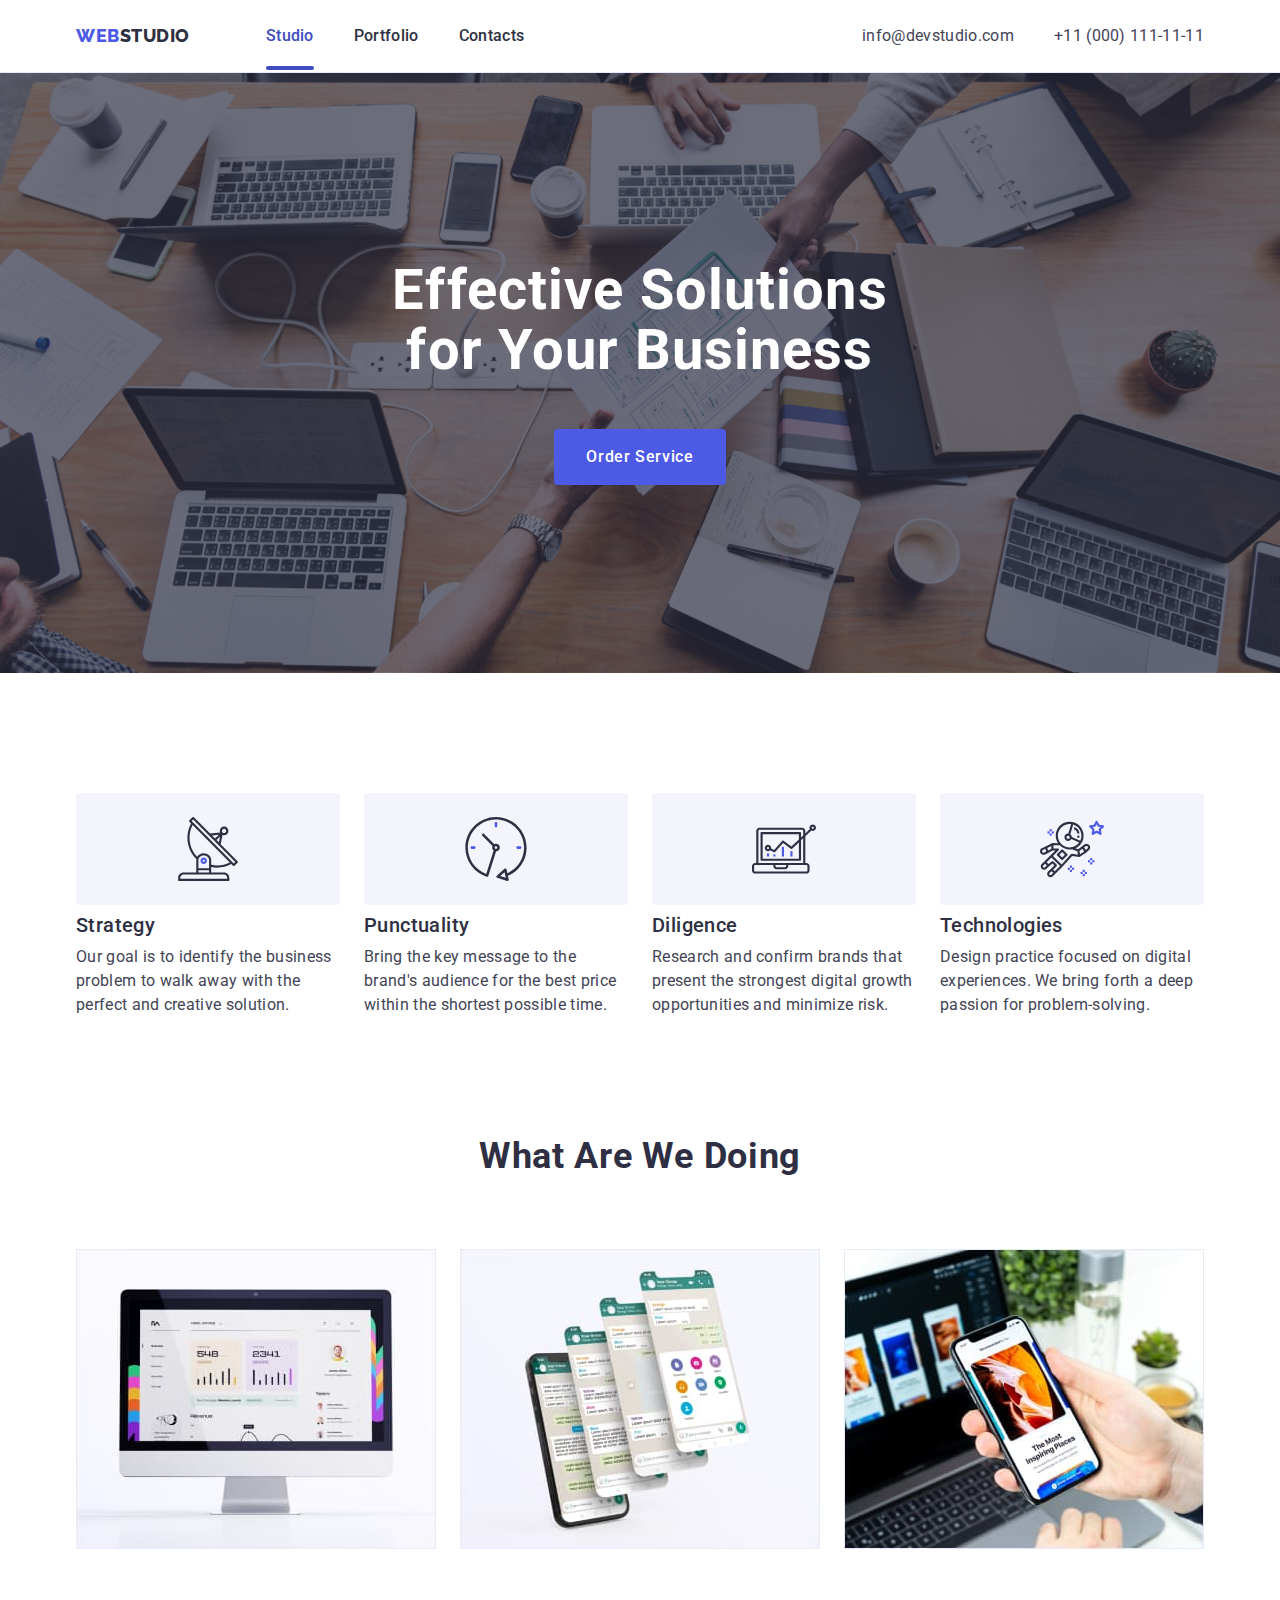
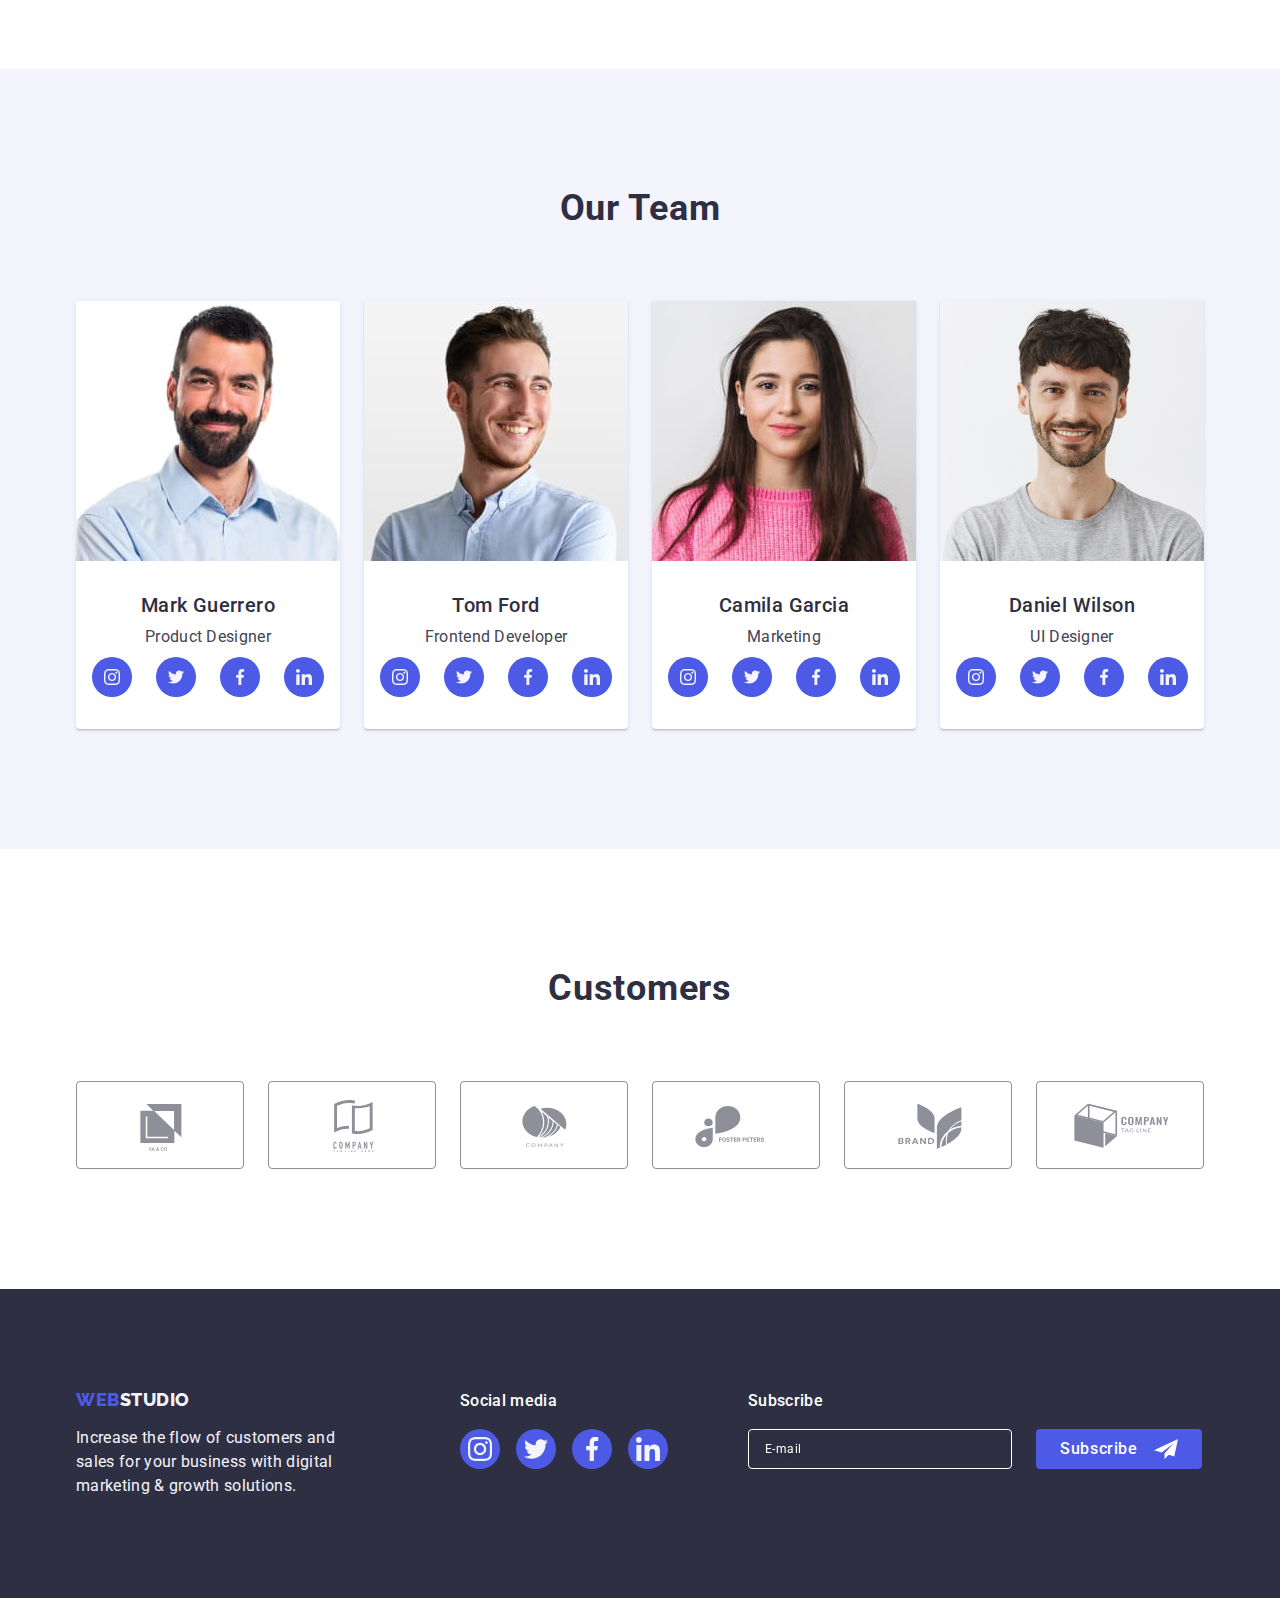
<file: index.html>
<!DOCTYPE html>
<html lang="en">
  <head>
    <meta charset="UTF-8" />
    <meta name="viewport" content="width=device-width, initial-scale=1.0" />
    <title>Document</title>
    <link rel="preconnect" href="https://fonts.googleapis.com" />
    <link rel="preconnect" href="https://fonts.gstatic.com" crossorigin />
    <link
      href="https://fonts.googleapis.com/css2?family=Raleway:wght@800&family=Roboto:wght@400;500;700&display=swap"
      rel="stylesheet"
    />
    <link
      rel="stylesheet"
      href="https://cdn.jsdelivr.net/npm/modern-normalize@2.0.0/modern-normalize.min.css"
    />
    <link rel="stylesheet" href="./css/styles.css" />
  </head>
  <body>
    <!-- Header -->

    <header class="header">
      <div class="container header-div">
        <nav class="header-nav">
          <a class="logo link" href="./index.html"
            >Web<span class="logo-accent">Studio</span></a
          >
          <ul class="header-nav-menu list">
            <li class="header-item">
              <a class="nav-link link current-line" href="./index.html"
                >Studio</a
              >
            </li>
            <li class="header-item">
              <a class="nav-link link" href="./portfolio.html">Portfolio</a>
            </li>
            <li class="header-item">
              <a class="nav-link link" href="">Contacts</a>
            </li>
          </ul>
        </nav>
        <address class="header-adress">
          <ul class="adress-menu list">
            <li class="adress-item">
              <a class="adress-link link" href="mailto:info@devstudio.com"
                >info@devstudio.com</a
              >
            </li>
            <li class="adress-item">
              <a class="adress-link link" href="tel:+110001111111"
                >+11 (000) 111-11-11</a
              >
            </li>
          </ul>
        </address>
      </div>
    </header>
    <main>
      <!-- Section Hero -->

      <section class="hero">
        <div class="container">
          <h1 class="hero-title">Effective Solutions for Your Business</h1>
          <button class="hero-button" type="button" data-modal-open>
            Order Service
          </button>
        </div>
      </section>

      <!-- Section 2 Features -->

      <section class="features">
        <div class="container">
          <h2 class="visually-hidden">Features</h2>
          <ul class="features-menu list">
            <li class="features-item">
              <div class="features-container">
                <svg class="features-icon" width="64" height="64">
                  <use href="./images/icons.svg#icon-antenna"></use>
                </svg>
              </div>
              <h3 class="features-title">Strategy</h3>
              <p class="features-text">
                Our goal is to identify the business problem to walk away with
                the perfect and creative solution.
              </p>
            </li>
            <li class="features-item">
              <div class="features-container">
                <svg class="features-icon" width="64" height="64">
                  <use href="./images/icons.svg#icon-clock"></use>
                </svg>
              </div>
              <h3 class="features-title">Punctuality</h3>
              <p class="features-text">
                Bring the key message to the brand's audience for the best price
                within the shortest possible time.
              </p>
            </li>
            <li class="features-item">
              <div class="features-container">
                <svg class="features-icon" width="64" height="64">
                  <use href="./images/icons.svg#icon-diagram"></use>
                </svg>
              </div>
              <h3 class="features-title">Diligence</h3>
              <p class="features-text">
                Research and confirm brands that present the strongest digital
                growth opportunities and minimize risk.
              </p>
            </li>
            <li class="features-item">
              <div class="features-container">
                <svg class="features-icon" width="64" height="64">
                  <use href="./images/icons.svg#icon-astronaut"></use>
                </svg>
              </div>
              <h3 class="features-title">Technologies</h3>
              <p class="features-text">
                Design practice focused on digital experiences. We bring forth a
                deep passion for problem-solving.
              </p>
            </li>
          </ul>
        </div>
      </section>

      <!-- Section 3 Our Work -->

      <section class="section-work">
        <div class="container">
          <h2 class="work-title">What are we doing</h2>
          <ul class="work-menu list">
            <li class="work-item">
              <img
                src="./images/section-work/computer.jpg"
                alt="computer"
                width="360"
                height="300"
              />
            </li>
            <li class="work-item">
              <img
                src="./images/section-work/socials.jpg"
                alt="socials"
                width="360"
                height="300"
              />
            </li>
            <li class="work-item">
              <img
                src="./images/section-work/phone.jpg"
                alt="phone"
                width="360"
                height="300"
              />
            </li>
          </ul>
        </div>
      </section>

      <!-- Section 4 Our Team -->

      <section class="section-team">
        <div class="container">
          <h2 class="team-title">Our Team</h2>
          <ul class="team-menu list">
            <li class="team-item">
              <img
                src="./images/section-team/MarkGuerrero.jpg"
                alt="Mark Guerrero"
                width="264"
                height="260"
              />
              <div class="team-descr">
                <h3 class="name">Mark Guerrero</h3>
                <p class="position">Product Designer</p>
                <ul class="team-socials-menu list">
                  <li class="team-socials-item">
                    <a class="team-socials-link" href="">
                      <svg class="team-socials-icon" width="16" height="16">
                        <use href="./images/icons.svg#icon-instagram"></use>
                      </svg>
                    </a>
                  </li>
                  <li class="team-socials-item">
                    <a class="team-socials-link" href="">
                      <svg class="team-socials-icon" width="16" height="16">
                        <use href="./images/icons.svg#icon-twitter"></use>
                      </svg>
                    </a>
                  </li>
                  <li class="team-socials-item">
                    <a class="team-socials-link" href="">
                      <svg class="team-socials-icon" width="16" height="16">
                        <use href="./images/icons.svg#icon-facebook"></use>
                      </svg>
                    </a>
                  </li>
                  <li class="team-socials-item">
                    <a class="team-socials-link" href="">
                      <svg class="team-socials-icon" width="16" height="16">
                        <use href="./images/icons.svg#icon-linkedin"></use>
                      </svg>
                    </a>
                  </li>
                </ul>
              </div>
            </li>
            <li class="team-item">
              <img
                src="./images/section-team/TomFord.jpg"
                alt="Tom Ford"
                width="264"
                height="260"
              />
              <div class="team-descr">
                <h3 class="name">Tom Ford</h3>
                <p class="position">Frontend Developer</p>
                <ul class="team-socials-menu list">
                  <li class="team-socials-item">
                    <a class="team-socials-link" href="">
                      <svg class="team-socials-icon" width="16" height="16">
                        <use href="./images/icons.svg#icon-instagram"></use>
                      </svg>
                    </a>
                  </li>
                  <li class="team-socials-item">
                    <a class="team-socials-link" href="">
                      <svg class="team-socials-icon" width="16" height="16">
                        <use href="./images/icons.svg#icon-twitter"></use>
                      </svg>
                    </a>
                  </li>
                  <li class="team-socials-item">
                    <a class="team-socials-link" href="">
                      <svg class="team-socials-icon" width="16" height="16">
                        <use href="./images/icons.svg#icon-facebook"></use>
                      </svg>
                    </a>
                  </li>
                  <li class="team-socials-item">
                    <a class="team-socials-link" href="">
                      <svg class="team-socials-icon" width="16" height="16">
                        <use href="./images/icons.svg#icon-linkedin"></use>
                      </svg>
                    </a>
                  </li>
                </ul>
              </div>
            </li>
            <li class="team-item">
              <img
                class="img"
                src="./images/section-team/CamilaGarcia.jpg"
                alt="Camila Garcia"
                width="264"
                height="260"
              />
              <div class="team-descr">
                <h3 class="name">Camila Garcia</h3>
                <p class="position">Marketing</p>
                <ul class="team-socials-menu list">
                  <li class="team-socials-item">
                    <a class="team-socials-link" href="">
                      <svg class="team-socials-icon" width="16" height="16">
                        <use href="./images/icons.svg#icon-instagram"></use>
                      </svg>
                    </a>
                  </li>
                  <li class="team-socials-item">
                    <a class="team-socials-link" href="">
                      <svg class="team-socials-icon" width="16" height="16">
                        <use href="./images/icons.svg#icon-twitter"></use>
                      </svg>
                    </a>
                  </li>
                  <li class="team-socials-item">
                    <a class="team-socials-link" href="">
                      <svg class="team-socials-icon" width="16" height="16">
                        <use href="./images/icons.svg#icon-facebook"></use>
                      </svg>
                    </a>
                  </li>
                  <li class="team-socials-item">
                    <a class="team-socials-link" href="">
                      <svg class="team-socials-icon" width="16" height="16">
                        <use href="./images/icons.svg#icon-linkedin"></use>
                      </svg>
                    </a>
                  </li>
                </ul>
              </div>
            </li>
            <li class="team-item">
              <img
                src="./images/section-team/DanielWilson.jpg"
                alt="Daniel Wilson"
                width="264"
                height="260"
              />
              <div class="team-descr">
                <h3 class="name">Daniel Wilson</h3>
                <p class="position">UI Designer</p>
                <ul class="team-socials-menu list">
                  <li class="team-socials-item">
                    <a class="team-socials-link" href="">
                      <svg class="team-socials-icon" width="16" height="16">
                        <use href="./images/icons.svg#icon-instagram"></use>
                      </svg>
                    </a>
                  </li>
                  <li class="team-socials-item">
                    <a class="team-socials-link" href="">
                      <svg class="team-socials-icon" width="16" height="16">
                        <use href="./images/icons.svg#icon-twitter"></use>
                      </svg>
                    </a>
                  </li>
                  <li class="team-socials-item">
                    <a class="team-socials-link" href="">
                      <svg class="team-socials-icon" width="16" height="16">
                        <use href="./images/icons.svg#icon-facebook"></use>
                      </svg>
                    </a>
                  </li>
                  <li class="team-socials-item">
                    <a class="team-socials-link" href="">
                      <svg class="team-socials-icon" width="16" height="16">
                        <use href="./images/icons.svg#icon-linkedin"></use>
                      </svg>
                    </a>
                  </li>
                </ul>
              </div>
            </li>
          </ul>
        </div>
      </section>

      <!-- Section 5 Customers -->

      <section class="customers">
        <div class="container">
          <h2 class="customers-title">Customers</h2>
          <ul class="customers-menu list">
            <li class="customers-item">
              <a class="customers-link" href="">
                <svg class="customers-icon" width="104" height="56">
                  <use href="./images/icons.svg#icon-client-one"></use>
                </svg>
              </a>
            </li>
            <li class="customers-item">
              <a class="customers-link" href="">
                <svg class="customers-icon" width="104" height="56">
                  <use href="./images/icons.svg#icon-client-two"></use>
                </svg>
              </a>
            </li>
            <li class="customers-item">
              <a class="customers-link" href="">
                <svg class="customers-icon" width="104" height="56">
                  <use href="./images/icons.svg#icon-client-three"></use>
                </svg>
              </a>
            </li>
            <li class="customers-item">
              <a class="customers-link" href="">
                <svg class="customers-icon" width="104" height="56">
                  <use href="./images/icons.svg#icon-client-four"></use>
                </svg>
              </a>
            </li>
            <li class="customers-item">
              <a class="customers-link" href="">
                <svg class="customers-icon" width="104" height="56">
                  <use href="./images/icons.svg#icon-client-five"></use>
                </svg>
              </a>
            </li>
            <li class="customers-item">
              <a class="customers-link" href="">
                <svg class="customers-icon" width="104" height="56">
                  <use href="./images/icons.svg#icon-client-six"></use>
                </svg>
              </a>
            </li>
          </ul>
        </div>
      </section>
    </main>

    <!-- Footer -->

    <footer class="footer">
      <div class="container centered">
        <div class="footer-wrapper-left">
          <a class="footer-logo link" href="./index.html"
            >Web<span class="footer-logo-accent">Studio</span></a
          >
          <p class="footer-text">
            Increase the flow of customers and sales for your business with
            digital marketing & growth solutions.
          </p>
        </div>
        <div class="footer-wrapper-right">
          <p class="footer-socials-text">Social media</p>
          <ul class="footer-socials-menu list">
            <li class="footer-socials-item">
              <a class="footer-socials-link" href="">
                <svg class="footer-socials-icon" width="24" height="24">
                  <use href="./images/icons.svg#icon-instagram"></use>
                </svg>
              </a>
            </li>
            <li class="footer-socials-item">
              <a class="footer-socials-link" href="">
                <svg class="footer-socials-icon" width="24" height="24">
                  <use href="./images/icons.svg#icon-twitter"></use>
                </svg>
              </a>
            </li>
            <li class="footer-socials-item">
              <a class="footer-socials-link" href="">
                <svg class="footer-socials-icon" width="24" height="24">
                  <use href="./images/icons.svg#icon-facebook"></use>
                </svg>
              </a>
            </li>
            <li class="footer-socials-item">
              <a class="footer-socials-link" href="">
                <svg class="footer-socials-icon" width="24" height="24">
                  <use href="./images/icons.svg#icon-linkedin"></use>
                </svg>
              </a>
            </li>
          </ul>
        </div>
        <div class="footer-wrapper-form">
          <p class="subscribe-form-title">Subscribe</p>
          <form class="subscribe-form">
            <label class="subscribe-form-field">
              <input
                name="subscribe"
                type="email"
                class="subscribe-form-input"
                placeholder="E-mail"
              />
            </label>
            <button type="submit" class="form-subscribe-btn">
              Subscribe
              <svg class="subscribe-icon" width="24" height="24">
                <use href="./images/icons.svg#icon-subscribe"></use>
              </svg>
            </button>
          </form>
        </div>
      </div>
    </footer>

    <!-- MODAL -->

    <div class="backdrop is-hidden" data-modal>
      <div class="modal">
        <button type="button" class="modal-close-btn" data-modal-close>
          <svg class="modal-close-icon" width="8" height="8">
            <use href="./images/icons.svg#icon-close-modal"></use>
          </svg>
        </button>
        <!-- <p class="modal-title">Leave your contacts and we will call you back</p>
        <form class="modal-form">
          <div class="modal-form-wrapper">
            <label for="user-name" class="modal-form-field">Name</label>
            <div class="input-container">
              <input
                id="user-name"
                type="text"
                name="user-name"
                class="modal-form-input"
                required
              />
              <svg class="input-icon" width="18" height="24">
                <use href="./images/icons.svg#icon-name"></use>
              </svg>
            </div>
          </div>
          <div class="modal-form-wrapper">
            <label for="user-phone" class="modal-form-field">Phone</label>
            <div class="input-container">
              <input
                id="user-phone"
                type="tel"
                name="user-phone"
                class="modal-form-input"
                required
              />
              <svg class="input-icon" width="18" height="24">
                <use href="./images/icons.svg#icon-phone"></use>
              </svg>
            </div>
          </div>

          <div class="modal-form-wrapper">
            <label for="user-email" class="modal-form-field">Email</label>
            <div class="input-container">
              <input
                id="user-email"
                type="email"
                name="user-email"
                class="modal-form-input"
                required
              />
              <svg class="input-icon" width="18" height="24">
                <use href="./images/icons.svg#icon-email"></use>
              </svg>
            </div>
          </div>

          <div class="textarea-wrapper">
            <label for="user-comment" class="modal-form-field">Comment</label>
            <textarea
              id="user-comment"
              class="modal-form-comment"
              name="user-comment"
              placeholder="Text input"
            ></textarea>
          </div>
          <div class="privacy-policy-wrapper">
            <input
              type="checkbox"
              id="user-privacy"
              name="user-privacy"
              value="true"
              class="modal-form-check visually-hidden"
            />
            <label for="user-privacy" class="check-desc"
              >I accept the terms and conditions of the&nbsp;
              <a class="privacy-accent">Privacy Policy</a></label
            >
          </div>
          <button type="submit" class="modal-form-btn-submit">Send</button>
        </form> -->
        <p class="modal-title">Leave your contacts and we will call you back</p>
        <form>
          <div class="modal-field-wrapper">
            <label class="modal-field" for="user-name">Name</label>
            <div class="modal-icon-wrapper">
              <input
                class="modal-input"
                type="text"
                id="user-name"
                name="user-name"
                required
              />
              <svg class="modal-icon" width="18" height="24">
                <use href="./images/icons.svg#icon-name"></use>
              </svg>
            </div>
          </div>
          <div class="modal-field-wrapper">
            <label class="modal-field" for="user-name">Phone</label>
            <div class="modal-icon-wrapper">
              <input
                class="modal-input"
                type="tel"
                id="user-tel"
                name="user-tel"
                required
              />
              <svg class="modal-icon" width="18" height="24">
                <use href="./images/icons.svg#icon-phone"></use>
              </svg>
            </div>
          </div>
          <div class="modal-field-wrapper">
            <label class="modal-field" for="user-email">Email</label>
            <div class="modal-icon-wrapper">
              <input
                class="modal-input"
                type="email"
                id="user-email"
                name="user-email"
                required
              />
              <svg class="modal-icon" width="18" height="24">
                <use href="./images/icons.svg#icon-email"></use>
              </svg>
            </div>
          </div>
          <div class="textarea-wrapper">
            <label class="modal-field" for="user-comment">Comment</label>
            <textarea
              class="modal-textarea"
              name="user-comment"
              id="user-comment"
              placeholder="Text input"
            ></textarea>
          </div>

          <div class="privacy-wrapper">
            <input
              class="input-checked visually-hidden"
              type="checkbox"
              id="user-privacy"
              name="user-privacy"
              value="true"
            />
            <label class="checkbox-label" for="user-privacy"
              ><span class="checkbox-made">
                <svg class="checkbox-made-icon" width="10" height="8">
                  <use href="./images/icons.svg#icon-click"></use>
                </svg> </span
              >I accept the terms and conditions of the&nbsp;
              <a class="privacy-link" href="">Privacy Policy</a>
            </label>
          </div>
          <button class="modal-form-btn-submit" type="submit">Button</button>
        </form>
      </div>
    </div>

    <script src="./js/modal.js"></script>
  </body>
</html>
</file>
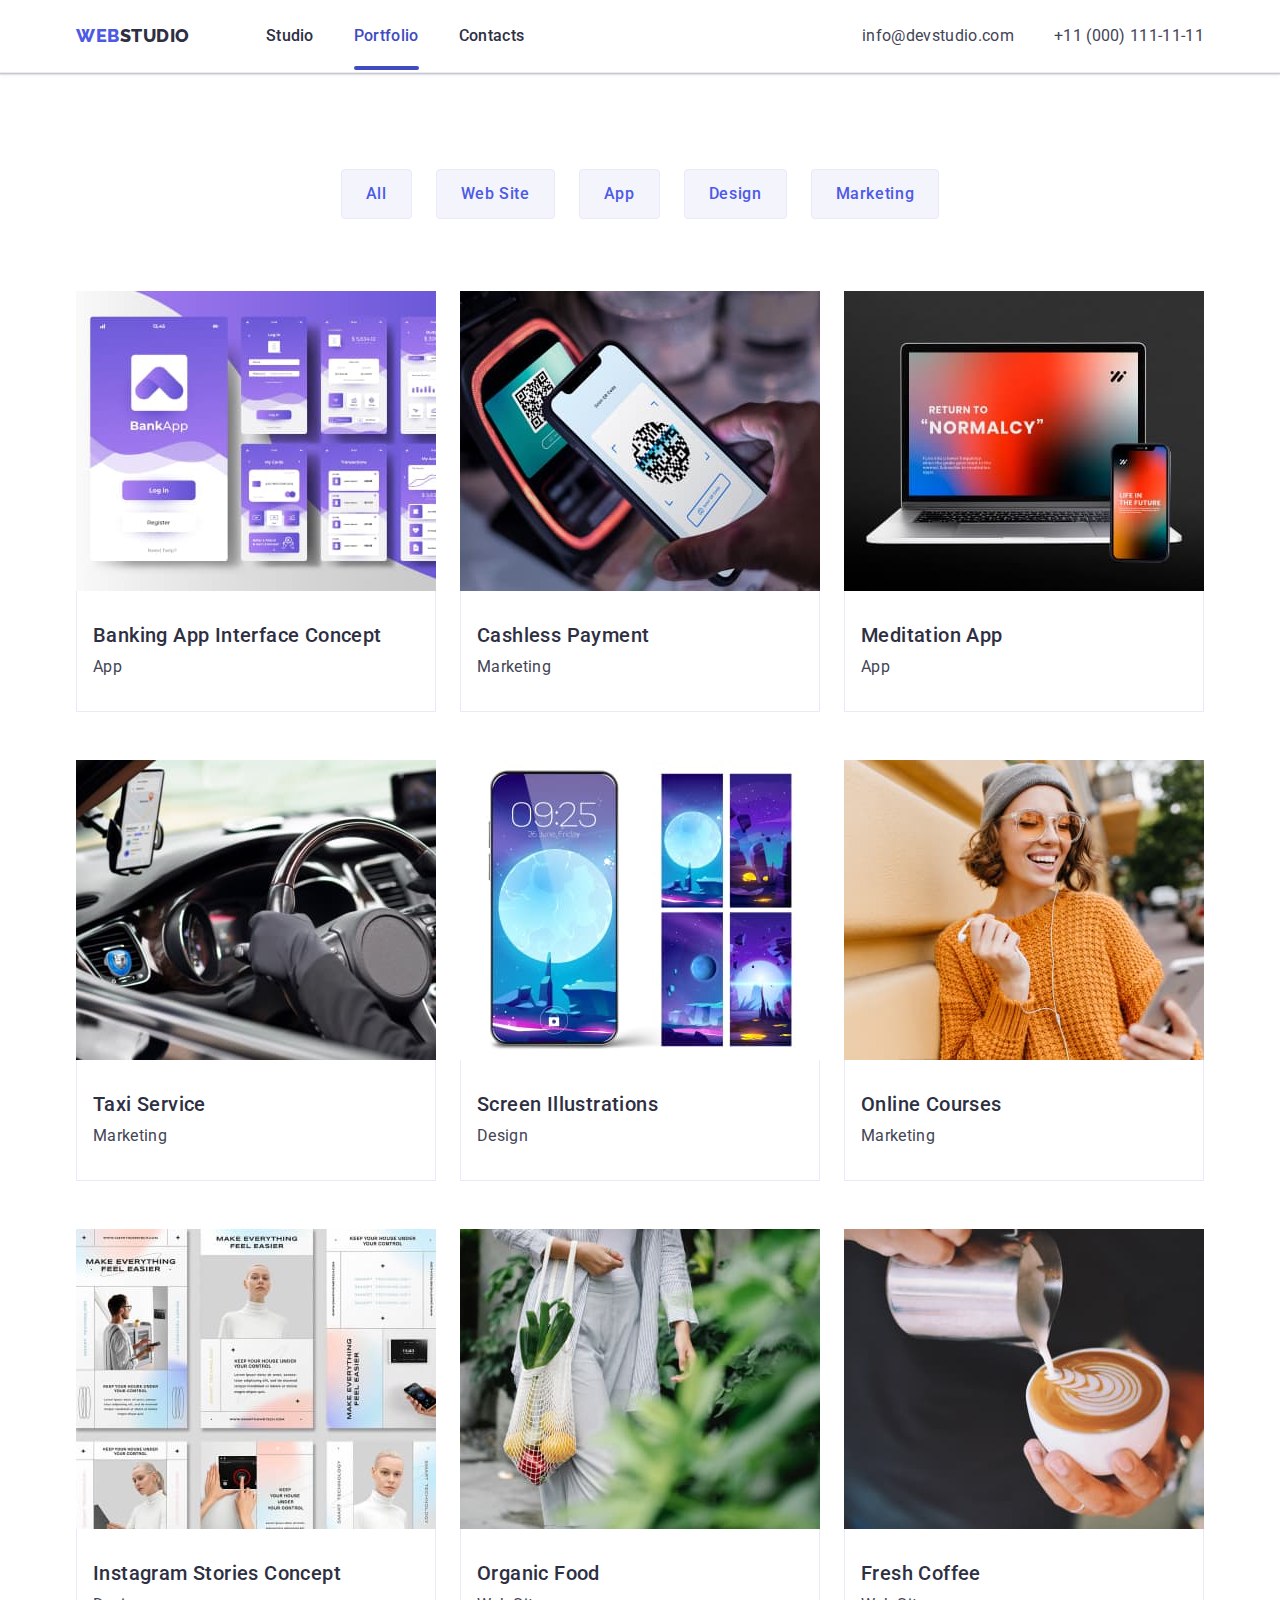
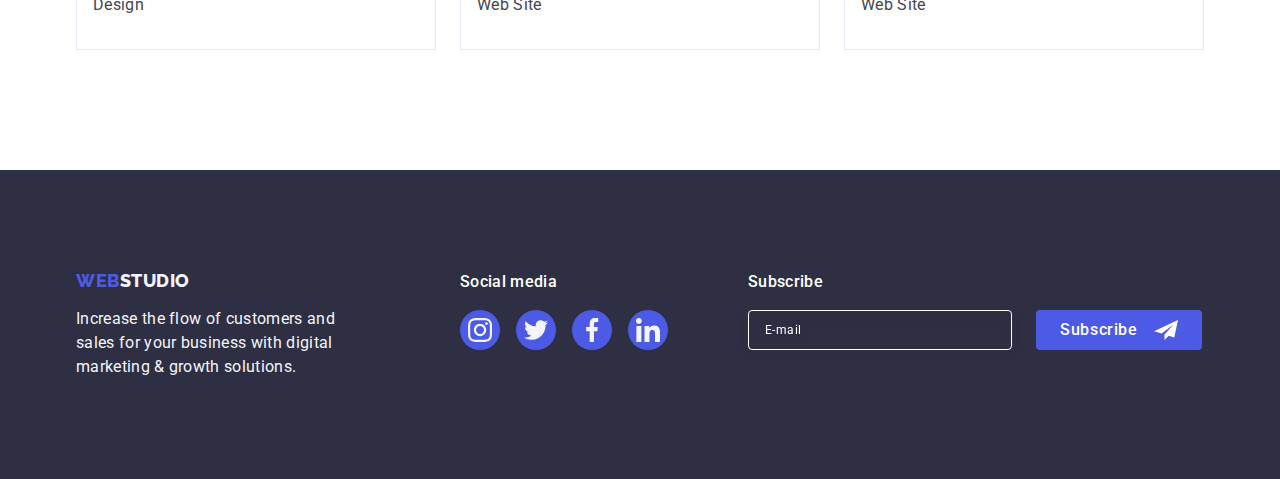
<file: portfolio.html>
<!DOCTYPE html>
<html lang="en">
  <head>
    <meta charset="UTF-8" />
    <meta name="viewport" content="width=device-width, initial-scale=1.0" />
    <title>Document</title>
    <link rel="preconnect" href="https://fonts.googleapis.com" />
    <link rel="preconnect" href="https://fonts.gstatic.com" crossorigin />
    <link
      href="https://fonts.googleapis.com/css2?family=Raleway:wght@800&family=Roboto:wght@400;500;700&display=swap"
      rel="stylesheet"
    />
    <link
      rel="stylesheet"
      href="https://cdn.jsdelivr.net/npm/modern-normalize@2.0.0/modern-normalize.min.css"
    />
    <link rel="stylesheet" href="./css/styles.css" />
  </head>
  <body>
    <!-- HEADER -->

    <header class="header">
      <div class="container header-div">
        <nav class="header-nav">
          <a class="logo link" href="./index.html"
            >Web<span class="logo-accent">Studio</span></a
          >
          <ul class="header-nav-menu list">
            <li class="header-item">
              <a class="nav-link link" href="./index.html">Studio</a>
            </li>
            <li class="header-item">
              <a class="nav-link link current-line" href="./portfolio.html"
                >Portfolio</a
              >
            </li>
            <li class="header-item">
              <a class="nav-link link" href="">Contacts</a>
            </li>
          </ul>
        </nav>
        <address class="header-adress">
          <ul class="adress-menu list">
            <li class="adress-item">
              <a class="adress-link link" href="mailto:info@devstudio.com"
                >info@devstudio.com</a
              >
            </li>
            <li class="adress-item">
              <a class="adress-link link" href="tel:+110001111111"
                >+11 (000) 111-11-11</a
              >
            </li>
          </ul>
        </address>
      </div>
    </header>

    <main>
      <section class="section-portfolio">
        <div class="container">
          <h1 class="visually-hidden">portfolio</h1>
          <ul class="portfolio-menu list">
            <li class="portfolio-item">
              <button type="button" class="portfolio-button">All</button>
            </li>
            <li class="portfolio-item">
              <button type="button" class="portfolio-button">Web Site</button>
            </li>
            <li class="portfolio-item">
              <button type="button" class="portfolio-button">App</button>
            </li>
            <li class="portfolio-item">
              <button type="button" class="portfolio-button">Design</button>
            </li>
            <li class="portfolio-item">
              <button type="button" class="portfolio-button">Marketing</button>
            </li>
          </ul>

          <ul class="portfolio-card-menu list">
            <li class="portfolio-card-item">
              <a class="portfolio-card-link link" href="">
                <div class="overlay-container">
                  <img
                    src="./images/portfolio/one.jpg"
                    alt="App"
                    width="360"
                    height="300"
                  />
                  <p class="overlay">
                    14 Stylish and User-Friendly App Design Concepts · Task
                    Manager App · Calorie Tracker App · Exotic Fruit Ecommerce
                    App · Cloud Storage App
                  </p>
                </div>
                <div class="card-container">
                  <h2 class="portfolio-title">Banking App Interface Concept</h2>
                  <p class="portfolio-text">App</p>
                </div>
              </a>
            </li>
            <li class="portfolio-card-item">
              <a class="portfolio-card-link link" href="">
                <div class="overlay-container">
                  <img
                    src="./images/portfolio/two.jpg"
                    alt="Marketing"
                    width="360"
                    height="300"
                  />
                  <p class="overlay">
                    14 Stylish and User-Friendly App Design Concepts · Task
                    Manager App · Calorie Tracker App · Exotic Fruit Ecommerce
                    App · Cloud Storage App
                  </p>
                </div>
                <div class="card-container">
                  <h2 class="portfolio-title">Cashless Payment</h2>
                  <p class="portfolio-text">Marketing</p>
                </div>
              </a>
            </li>
            <li class="portfolio-card-item">
              <a class="portfolio-card-link link" href="">
                <div class="overlay-container">
                  <img
                    src="./images/portfolio/three.jpg"
                    alt="App"
                    width="360"
                    height="300"
                  />
                  <p class="overlay">
                    14 Stylish and User-Friendly App Design Concepts · Task
                    Manager App · Calorie Tracker App · Exotic Fruit Ecommerce
                    App · Cloud Storage App
                  </p>
                </div>
                <div class="card-container">
                  <h2 class="portfolio-title">Meditation App</h2>
                  <p class="portfolio-text">App</p>
                </div>
              </a>
            </li>
            <li class="portfolio-card-item">
              <a class="portfolio-card-link link" href="">
                <div class="overlay-container">
                  <img
                    src="./images/portfolio/four.jpg"
                    alt="Marketing"
                    width="360"
                    height="300"
                  />
                  <p class="overlay">
                    14 Stylish and User-Friendly App Design Concepts · Task
                    Manager App · Calorie Tracker App · Exotic Fruit Ecommerce
                    App · Cloud Storage App
                  </p>
                </div>
                <div class="card-container">
                  <h2 class="portfolio-title">Taxi Service</h2>
                  <p class="portfolio-text">Marketing</p>
                </div>
              </a>
            </li>
            <li class="portfolio-card-item">
              <a class="portfolio-card-link link" href="">
                <div class="overlay-container">
                  <img
                    src="./images/portfolio/five.jpg"
                    alt="Design"
                    width="360"
                    height="300"
                  />
                  <p class="overlay">
                    14 Stylish and User-Friendly App Design Concepts · Task
                    Manager App · Calorie Tracker App · Exotic Fruit Ecommerce
                    App · Cloud Storage App
                  </p>
                </div>
                <div class="card-container">
                  <h2 class="portfolio-title">Screen Illustrations</h2>
                  <p class="portfolio-text">Design</p>
                </div>
              </a>
            </li>
            <li class="portfolio-card-item">
              <a class="portfolio-card-link link" href="">
                <div class="overlay-container">
                  <img
                    src="./images/portfolio/six.jpg"
                    alt="Marketing"
                    width="360"
                    height="300"
                  />
                  <p class="overlay">
                    14 Stylish and User-Friendly App Design Concepts · Task
                    Manager App · Calorie Tracker App · Exotic Fruit Ecommerce
                    App · Cloud Storage App
                  </p>
                </div>
                <div class="card-container">
                  <h2 class="portfolio-title">Online Courses</h2>
                  <p class="portfolio-text">Marketing</p>
                </div>
              </a>
            </li>
            <li class="portfolio-card-item">
              <a class="portfolio-card-link link" href="">
                <div class="overlay-container">
                  <img
                    src="./images/portfolio/seven.jpg"
                    alt="Design"
                    width="360"
                    height="300"
                  />
                  <p class="overlay">
                    14 Stylish and User-Friendly App Design Concepts · Task
                    Manager App · Calorie Tracker App · Exotic Fruit Ecommerce
                    App · Cloud Storage App
                  </p>
                </div>
                <div class="card-container">
                  <h2 class="portfolio-title">Instagram Stories Concept</h2>
                  <p class="portfolio-text">Design</p>
                </div>
              </a>
            </li>
            <li class="portfolio-card-item">
              <a class="portfolio-card-link link" href="">
                <div class="overlay-container">
                  <img
                    src="./images/portfolio/eight.jpg"
                    alt="Web Site"
                    width="360"
                    height="300"
                  />
                  <p class="overlay">
                    14 Stylish and User-Friendly App Design Concepts · Task
                    Manager App · Calorie Tracker App · Exotic Fruit Ecommerce
                    App · Cloud Storage App
                  </p>
                </div>
                <div class="card-container">
                  <h2 class="portfolio-title">Organic Food</h2>
                  <p class="portfolio-text">Web Site</p>
                </div>
              </a>
            </li>
            <li class="portfolio-card-item">
              <a class="portfolio-card-link link" href="">
                <div class="overlay-container">
                  <img
                    src="./images/portfolio/nine.jpg"
                    alt="Web Site"
                    width="360"
                    height="300"
                  />
                  <p class="overlay">
                    14 Stylish and User-Friendly App Design Concepts · Task
                    Manager App · Calorie Tracker App · Exotic Fruit Ecommerce
                    App · Cloud Storage App
                  </p>
                </div>
                <div class="card-container">
                  <h2 class="portfolio-title">Fresh Coffee</h2>
                  <p class="portfolio-text">Web Site</p>
                </div>
              </a>
            </li>
          </ul>
        </div>
      </section>
    </main>

    <!-- FOOTER -->

    <footer class="footer">
      <div class="container centered">
        <div class="footer-wrapper-left">
          <a class="footer-logo link" href="./index.html"
            >Web<span class="footer-logo-accent">Studio</span></a
          >
          <p class="footer-text">
            Increase the flow of customers and sales for your business with
            digital marketing & growth solutions.
          </p>
        </div>
        <div class="footer-wrapper-right">
          <p class="footer-socials-text">Social media</p>
          <ul class="footer-socials-menu list">
            <li class="footer-socials-item">
              <a class="footer-socials-link" href="">
                <svg class="footer-socials-icon" width="24" height="24">
                  <use href="./images/icons.svg#icon-instagram"></use>
                </svg>
              </a>
            </li>
            <li class="footer-socials-item">
              <a class="footer-socials-link" href="">
                <svg class="footer-socials-icon" width="24" height="24">
                  <use href="./images/icons.svg#icon-twitter"></use>
                </svg>
              </a>
            </li>
            <li class="footer-socials-item">
              <a class="footer-socials-link" href="">
                <svg class="footer-socials-icon" width="24" height="24">
                  <use href="./images/icons.svg#icon-facebook"></use>
                </svg>
              </a>
            </li>
            <li class="footer-socials-item">
              <a class="footer-socials-link" href="">
                <svg class="footer-socials-icon" width="24" height="24">
                  <use href="./images/icons.svg#icon-linkedin"></use>
                </svg>
              </a>
            </li>
          </ul>
        </div>
        <div class="footer-wrapper-form">
          <p class="subscribe-form-title">Subscribe</p>
          <form class="subscribe-form">
            <label class="subscribe-form-field">
              <input
                name="subscribe"
                type="email"
                class="subscribe-form-input"
                placeholder="E-mail"
              />
            </label>
            <button type="submit" class="form-subscribe-btn">
              Subscribe
              <svg class="subscribe-icon" width="24" height="24">
                <use href="./images/icons.svg#icon-subscribe"></use>
              </svg>
            </button>
          </form>
        </div>
      </div>
    </footer>
  </body>
</html>
</file>
<file: css/styles.css>
:root {
  --navyblue-color-titles: #2e2f42;
  --slate-color-text: #434455;
  --white-color: #ffffff;
  --primary-accent-color: #4d5ae5;
  --secundary-accent-color: #f4f4fd;
}

body {
  font-family: "Roboto", sans-serif;
  color: var(--slate-color-text);
  background-color: var(--white-color);
}

/* UTILITIES */

h1,
h2,
h3,
p {
  margin-top: 0;
  margin-bottom: 0;
}

ul,
ol {
  margin-top: 0;
  margin-bottom: 0;
  padding-left: 0;
}

img {
  display: block;
}

button {
  cursor: pointer;
}

.list {
  list-style: none;
}

.link {
  text-decoration: none;
}

.container {
  width: 1158px;
  margin-left: auto;
  margin-right: auto;
  padding-left: 15px;
  padding-right: 15px;
}

.visually-hidden {
  position: absolute;
  width: 1px;
  height: 1px;
  margin: -1px;
  border: 0;
  padding: 0;
  white-space: nowrap;
  clip-path: inset(100%);
  clip: rect(0 0 0 0);
  overflow: hidden;
}

/* HEADER */

.header {
  padding-top: 24px;
  padding-bottom: 24px;

  border-bottom: 1px solid #e7e9fc;
  box-shadow: 0px 1px 6px 0px rgba(46, 47, 66, 0.08),
    0px 1px 1px 0px rgba(46, 47, 66, 0.16),
    0px 2px 1px 0px rgba(46, 47, 66, 0.08);
}

.header-div {
  display: flex;
}

.header-nav {
  display: flex;
  align-items: center;
}
.logo {
  margin-right: 76px;

  font-size: 18px;
  font-family: Raleway, sans-serif;
  font-weight: 800;
  line-height: 1.17;
  letter-spacing: 0.54px;
  text-transform: uppercase;
  color: var(--primary-accent-color);
}
.logo-accent {
  color: var(--navyblue-color-titles);
}
.header-nav-menu {
  display: flex;
}
.header-item:not(:last-child) {
  margin-right: 40px;
}

.nav-link {
  position: relative;
  padding-top: 24px;
  padding-bottom: 24px;

  font-size: 16px;
  font-weight: 500;
  line-height: 1.5;
  letter-spacing: 0.32px;
  color: var(--navyblue-color-titles);
  transition: color 250ms cubic-bezier(0.4, 0, 0.2, 1);
}

.nav-link:hover,
.nav-link:focus {
  color: #404bbf;
}

.current-line {
  color: #404bbf;
}

.current-line::after {
  content: "";
  position: absolute;
  left: 0;
  bottom: -1px;
  height: 4px;
  background-color: #404bbf;
  border-radius: 2px;
  width: 100%;
}

.header-adress {
  margin-left: auto;

  font-style: normal;
}
.adress-menu {
  display: flex;
}
.adress-item:not(:last-child) {
  margin-right: 40px;
}
.adress-link {
  font-size: 16px;
  font-weight: 400;
  line-height: 1.5;
  letter-spacing: 0.32px;
  color: var(--slate-color-text);
  transition: color 250ms cubic-bezier(0.4, 0, 0.2, 1);
}

.adress-link:hover,
.adress-link:focus {
  color: #404bbf;
}

/* HERO */
.hero {
  padding: 188px 0;
  max-width: 1440px;

  background-color: var(--navyblue-color-titles);
  background-image: linear-gradient(
      rgba(46, 47, 66, 0.7),
      rgba(46, 47, 66, 0.7)
    ),
    url(../images/hero/hero-bg.jpeg);
  background-size: cover;
  background-repeat: no-repeat;
  background-position: center;
}
.hero-title {
  margin-bottom: 48px;
  margin-left: auto;
  margin-right: auto;
  max-width: 496px;

  font-size: 56px;
  font-weight: 700;
  line-height: 1.07;
  letter-spacing: 1.12px;
  color: var(--white-color);
  text-align: center;
}
.hero-button {
  display: block;
  padding: 16px 32px;
  margin: auto;
  min-width: 169px;
  height: 56px;
  border: none;
  border-radius: 4px;

  font-family: "Roboto", sans-serif;
  font-size: 16px;
  font-weight: 500;
  line-height: 1.5;
  letter-spacing: 0.04em;
  color: var(--white-color);
  background-color: var(--primary-accent-color);
  transition: background-color 250ms cubic-bezier(0.4, 0, 0.2, 1);
}

.hero-button:hover,
.hero-button:focus {
  background-color: #404bbf;
}

/* FEATURES */

.features {
  padding-top: 120px;
  padding-bottom: 120px;
}
.features-menu {
  display: flex;
  gap: 24px;
}
.features-item {
  width: calc((100% - 72px) / 4);
}

.features-container {
  display: flex;
  justify-content: center;
  align-items: center;
  margin-bottom: 8px;
  width: 264px;
  height: 112px;
  border-radius: 4px;
  background: var(--secundary-accent-color);
}
.features-icon {
  width: 64px;
  height: 64px;
}

.features-title {
  margin-bottom: 8px;

  font-size: 20px;
  font-weight: 500;
  line-height: 1.2;
  letter-spacing: 0.4px;
  color: var(--navyblue-color-titles);
}
.features-text {
  font-size: 16px;
  font-weight: 400;
  line-height: 1.5;
  letter-spacing: 0.32px;
}

/* OUR WORK */

.section-work {
  padding-bottom: 120px;
}

.work-title {
  margin-bottom: 72px;

  font-size: 36px;
  font-weight: 700;
  line-height: 1.11;
  letter-spacing: 0.72px;
  text-transform: capitalize;
  color: var(--navyblue-color-titles);
  text-align: center;
}

.work-menu {
  display: flex;
  gap: 24px;
}

.work-item {
  width: calc((100% - 48) / 3);
}

/* OUR TEAM */

.section-team {
  padding-top: 120px;
  padding-bottom: 120px;

  background-color: var(--secundary-accent-color);
}
.team-title {
  margin-bottom: 72px;

  font-size: 36px;
  font-weight: 700;
  line-height: 1.11;
  letter-spacing: 0.72px;
  text-transform: capitalize;
  color: var(--navyblue-color-titles);
  text-align: center;
}
.team-menu {
  display: flex;
  gap: 24px;
}
.team-item {
  width: calc((100% - 72px) / 4);
  background-color: var(--white-color);
  border-radius: 0px 0px 4px 4px;
  box-shadow: 0px 2px 1px 0px rgba(46, 47, 66, 0.08),
    0px 1px 1px 0px rgba(46, 47, 66, 0.16),
    0px 1px 6px 0px rgba(46, 47, 66, 0.08);
}

.team-descr {
  padding: 32px 16px;

  text-align: center;
}

.team-socials-menu {
  display: flex;
  gap: 24px;
  justify-content: center;
  align-items: center;
}
.team-socials-item {
  width: 40px;
  height: 40px;
}

.team-socials-link {
  display: flex;
  justify-content: center;
  align-items: center;
  border-radius: 50%;
  background: var(--primary-accent-color);
  width: 100%;
  height: 100%;
  transition: background-color 250ms cubic-bezier(0.4, 0, 0.2, 1);
}

.team-socials-link:hover,
.team-socials-link:focus {
  background-color: #404bbf;
}

.team-socials-icon {
  fill: #f4f4fd;
}

.name {
  margin-bottom: 8px;

  font-size: 20px;
  font-weight: 500;
  line-height: 1.2;
  letter-spacing: 0.4px;
  color: var(--navyblue-color-titles);
}
.position {
  margin-bottom: 8px;

  font-size: 16px;
  font-weight: 400;
  line-height: 1.5;
  letter-spacing: 0.32px;
}

/* CUSTOMERS */

.customers {
  padding-top: 120px;
  padding-bottom: 120px;
}

.customers-title {
  margin-bottom: 72px;

  font-size: 36px;
  font-weight: 700;
  line-height: 1.11;
  letter-spacing: 0.72px;
  text-transform: capitalize;
  color: var(--navyblue-color-titles);
  text-align: center;
}

.customers-menu {
  display: flex;
  gap: 24px;
}

.customers-item {
  justify-content: center;
  align-items: center;
}

.customers-link {
  display: flex;
  justify-content: center;
  align-items: center;
  border: 1px solid #8e8f99;
  border-radius: 4px;
  color: #8e8f99;

  width: 168px;
  height: 88px;
  transition: border-color 250ms cubic-bezier(0.4, 0, 0.2, 1),
    color 250ms cubic-bezier(0.4, 0, 0.2, 1);
}

.customers-link:hover,
.customers-link:focus {
  border-color: #404bbf;
  color: #404bbf;
}

.customers-icon {
  fill: currentColor;
  width: 104px;
  height: 56px;
}

/* FOOTER */

.footer {
  padding-top: 100px;
  padding-bottom: 100px;

  background-color: var(--navyblue-color-titles);
}

.footer-logo {
  display: inline-block;
  margin-bottom: 16px;

  font-size: 18px;
  font-family: Raleway, sans-serif;
  font-weight: 800;
  line-height: 1.17;
  letter-spacing: 0.54px;
  text-transform: uppercase;
  color: var(--primary-accent-color);
}

.footer-logo-accent {
  color: var(--secundary-accent-color);
}

.footer-text {
  max-width: 264px;
  font-size: 16px;
  font-weight: 400;
  line-height: 1.5;
  letter-spacing: 0.32px;
  color: var(--secundary-accent-color);
}

.footer-socials-text {
  margin-bottom: 16px;

  font-size: 16px;
  font-weight: 500;
  line-height: 1.5;
  letter-spacing: 0.32px;
  color: var(--white-color);
}

.footer-socials-menu {
  display: flex;
  gap: 16px;
}

.footer-socials-item {
  justify-content: center;
  align-items: center;
}

.footer-socials-link {
  display: flex;
  justify-content: center;
  align-items: center;
  width: 40px;
  height: 40px;
  border-radius: 50%;
  background-color: var(--primary-accent-color);
  transition: background-color 250ms cubic-bezier(0.4, 0, 0.2, 1);
}

.footer-socials-link:hover,
.footer-socials-link:focus {
  background-color: #31d0aa;
}

.footer-socials-icon {
  fill: #f4f4fd;
}

.centered {
  display: flex;
  align-items: baseline;
}

.footer-wrapper-left {
  margin-right: 120px;
}

.footer-wrapper-form {
  margin-left: 80px;
}
.subscribe-form {
  display: flex;
  gap: 24px;
}

.subscribe-form-title {
  margin-bottom: 16px;
  font-size: 16px;
  font-weight: 500;
  line-height: 1.5;
  letter-spacing: 0.32px;
  color: var(--white-color);
}

.subscribe-form-input {
  padding: 8px 16px;
  width: 264px;
  height: 40px;
  font-size: 12px;
  line-height: 1.5;
  letter-spacing: 0.04em;
  color: var(--white-color);
  background-color: transparent;
  border-radius: 4px;
  border: 1px solid var(--white, #fff);
  filter: drop-shadow(0px 4px 4px rgba(0, 0, 0, 0.15));
  outline: transparent;
}

.subscribe-form-input::placeholder {
  color: var(--white-color);
}

.form-subscribe-btn {
  display: flex;
  align-items: center;
  justify-content: center;

  padding: 8px 24px;

  min-width: 165px;
  height: 40px;
  border: none;
  border-radius: 4px;
  background-color: var(--primary-accent-color);
  font-size: 16px;

  font-weight: 500;
  line-height: 1.5;
  letter-spacing: 0.64px;
  color: var(--white-color);
  text-align: center;
}

.subscribe-icon {
  margin-left: 16px;
}

/* MODAL WINDOW */

.backdrop {
  position: fixed;
  top: 0;
  left: 0;
  z-index: 999;
  width: 100%;
  height: 100%;
  background-color: rgba(46, 47, 66, 0.4);
  transition: opacity 250ms cubic-bezier(0.4, 0, 0.2, 1),
    visibility 250ms cubic-bezier(0.4, 0, 0.2, 1);
}

.backdrop.is-hidden {
  opacity: 0;
  visibility: hidden;
  pointer-events: none;
}

.modal {
  padding-top: 72px;
  padding-right: 24px;
  padding-bottom: 24px;
  padding-left: 24px;
  position: absolute;
  top: 50%;
  left: 50%;
  transform: translate(-50%, -50%);
  width: 408px;
  min-height: 584px;
  background-color: #fcfcfc;
  border-radius: 4px;
  box-shadow: 0px 2px 1px 0px rgba(0, 0, 0, 0.2),
    0px 1px 3px 0px rgba(0, 0, 0, 0.12), 0px 1px 1px 0px rgba(0, 0, 0, 0.14);
  transition: transform 250ms cubic-bezier(0.4, 0, 0.2, 1);
}

.modal-close-btn {
  position: absolute;
  top: 24px;
  right: 24px;
  display: flex;
  justify-content: center;
  align-items: center;
  padding: 0;
  width: 24px;
  height: 24px;
  background-color: #e7e9fc;
  border: 1px solid rgba(0, 0, 0, 0.1);
  border-radius: 50%;
  transition: background-color 250ms cubic-bezier(0.4, 0, 0.2, 1),
    border 250ms cubic-bezier(0.4, 0, 0.2, 1);
}

.modal-close-btn:hover,
.modal-close-btn:focus {
  background-color: #404bbf;
  border: none;
}

.modal-close-icon {
  fill: #2e2f42;
  transition: fill 250ms cubic-bezier(0.4, 0, 0.2, 1);
}

.modal-close-btn:hover .modal-close-icon,
.modal-close-btn:focus .modal-close-icon {
  fill: #ffffff;
}

/* MODAL FORM */

.modal-title {
  margin-bottom: 16px;

  font-size: 16px;
  font-weight: 500;
  line-height: 1.5;
  letter-spacing: 0.32px;
  text-align: center;
  color: var(--navyblue-color-titles);
}

.modal-field-wrapper {
  margin-bottom: 8px;
}

.modal-field {
  display: block;
  margin-bottom: 4px;
  font-size: 12px;
  font-weight: 400;
  line-height: 1.17;
  letter-spacing: 0.48px;
  color: #8e8f99;
}

.modal-icon-wrapper {
  position: relative;
}

.modal-input {
  width: 100%;
  height: 40px;
  border-radius: 4px;
  border: 1px solid var(--navyblue-modal, rgba(46, 47, 66, 0.4));
  font-size: 12px;
  color: rgba(46, 47, 66, 0.4);
  padding: 11px 38px;
  outline: transparent;
  background-color: transparent;
  transition: border-color 250ms cubic-bezier(0.4, 0, 0.2, 1);
}

.modal-input:focus,
.modal-comment:focus {
  border-color: var(--primary-accent-color);
}

.modal-icon {
  position: absolute;
  top: 50%;
  left: 16px;
  transform: translateY(-50%);
  transition: fill 250ms cubic-bezier(0.4, 0, 0.2, 1);
}

.modal-input:focus + .modal-icon {
  fill: var(--primary-accent-color);
}

.textarea-wrapper {
  margin-bottom: 16px;
}

.modal-textarea {
  display: inline-block;
  margin-top: 4px;
  padding: 8px 16px;
  width: 100%;
  height: 120px;
  resize: none;

  font-size: 12px;
  font-weight: 400;
  line-height: 1.17;
  letter-spacing: 0.48px;
  color: rgba(46, 47, 66, 0.4);
  border-radius: 4px;
  border: 1px solid var(--navyblue-modal, rgba(46, 47, 66, 0.4));
  outline: transparent;
  background-color: transparent;
  transition: border-color 250ms cubic-bezier(0.4, 0, 0.2, 1);
}

.modal-textarea::placeholder {
  font-size: 12px;

  font-weight: 400;
  line-height: 1.17;
  letter-spacing: 0.48px;
  color: rgba(46, 47, 66, 0.4);
}

.privacy-wrapper {
  position: relative;
  margin-bottom: 24px;
}

.input-checked {
  position: absolute;
  visibility: hidden;
  opacity: 0;
  top: 0;
  left: 0;
}

.checkbox-label {
  font-size: 12px;
  font-weight: 400;
  line-height: 1.17;
  letter-spacing: 0.48px;
  color: #8e8f99;
}

.checkbox-made {
  display: inline-flex;
  align-items: center;
  justify-content: center;
  width: 16px;
  height: 16px;
  border-radius: 2px;
  border: 1px solid rgba(46, 47, 66, 0.4);
  margin-right: 8px;
  fill: transparent;
  transition: background-color 250ms cubic-bezier(0.4, 0, 0.2, 1),
    border 250ms cubic-bezier(0.4, 0, 0.2, 1),
    fill 250ms cubic-bezier(0.4, 0, 0.2, 1);
}

.checkbox-made-icon {
  opacity: 0;
  visibility: hidden;
}

.input-checked:checked + .checkbox-label .checkbox-made {
  border: 1px solid transparent;
  background-color: #404bbf;
  border: none;
  fill: #f4f4fd;
}

.input-checked:checked + .checkbox-label .checkbox-made .checkbox-made-icon {
  opacity: 1;
  visibility: visible;
}

.privacy-link {
  color: var(--primary-accent-color);
  text-decoration-line: underline;
}

.modal-form-btn-submit {
  display: block;
  padding: 16px 32px;
  margin: auto;
  min-width: 169px;
  height: 56px;
  border: none;
  border-radius: 4px;

  font-family: "Roboto", sans-serif;
  font-size: 16px;
  font-weight: 500;
  line-height: 1.5;
  letter-spacing: 0.04em;
  color: var(--white-color);
  background-color: var(--primary-accent-color);
  transition: background-color 250ms cubic-bezier(0.4, 0, 0.2, 1);
}

.modal-form-btn-submit:hover,
.modal-form-btn-submit:focus {
  background-color: #404bbf;
}

/* PORTFOLIO */

.section-portfolio {
  padding-top: 96px;
  padding-bottom: 120px;
}

.portfolio-menu {
  display: flex;
  gap: 24px;
  justify-content: center;
  align-items: center;
  margin-bottom: 72px;
}

.portfolio-button {
  padding: 12px 24px;

  font-family: "Roboto", sans-serif;
  font-size: 16px;
  font-weight: 500;
  line-height: 1.5;
  letter-spacing: 0.04em;
  color: var(--primary-accent-color);
  background-color: var(--secundary-accent-color);
  border-radius: 4px;
  border: 1px solid #e7e9fc;
  background: var(--secundary-accent-color);
  transition: color 250ms cubic-bezier(0.4, 0, 0.2, 1),
    background-color 250ms cubic-bezier(0.4, 0, 0.2, 1),
    border-color 250ms cubic-bezier(0.4, 0, 0.2, 1),
    box-shadow 250ms cubic-bezier(0.4, 0, 0.2, 1);
}

.portfolio-button:hover,
.portfolio-button:focus {
  color: var(--white-color);
  background-color: #404bbf;
  border: 1px solid transparent;
  box-shadow: 0px 2px 2px 0px rgba(0, 0, 0, 0.12),
    0px 2px 1px 0px rgba(0, 0, 0, 0.08), 0px 3px 1px 0px rgba(0, 0, 0, 0.1);
}

.portfolio-card-menu {
  display: flex;
  flex-wrap: wrap;
  column-gap: 24px;
  row-gap: 48px;
}

.portfolio-card-item {
  width: calc((100% - 48px) / 3);
}

.portfolio-card-link {
  display: block;
  transition: box-shadow 250ms cubic-bezier(0.4, 0, 0.2, 1);
}

.portfolio-card-link:hover .overlay,
.portfolio-card-link:focus .overlay {
  transform: translate(0, 0);
}

.portfolio-card-link:hover,
.portfolio-card-link:focus {
  box-shadow: 0px 2px 1px 0px rgba(46, 47, 66, 0.08),
    0px 1px 1px 0px rgba(46, 47, 66, 0.16),
    0px 1px 6px 0px rgba(46, 47, 66, 0.08);
}

.card-container {
  padding: 32px 16px;
  border: 1px solid#E7E9FC;
  border-top: none;
}

.portfolio-title {
  margin-bottom: 8px;
  font-size: 20px;
  font-weight: 500;
  line-height: 1.2;
  letter-spacing: 0.4px;
  color: var(--navyblue-color-titles);
}

.portfolio-text {
  font-size: 16px;
  font-weight: 400;
  line-height: 1.5;
  letter-spacing: 0.32px;
  color: var(--slate-color-text);
}

.overlay-container {
  position: relative;
  overflow: hidden;
}
.overlay {
  position: absolute;
  left: 0;
  top: 0;
  width: 100%;
  height: 100%;
  overflow: auto;
  transform: translate(0, 100%);
  transition: transform 250ms cubic-bezier(0.4, 0, 0.2, 1);

  padding: 40px 32px;
  font-size: 16px;
  font-weight: 400;
  line-height: 1.5;
  letter-spacing: 0.32px;
  color: var(--secundary-accent-color);
  background-color: var(--primary-accent-color);
}

/* TO REMEMBER */

/* .modal-form {
}

.modal-title {
  margin-bottom: 16px;

  font-size: 16px;
  font-weight: 500;
  line-height: 1.5;
  letter-spacing: 0.32px;
  text-align: center;
  color: var(--navyblue-color-titles);
}

.modal-form-wrapper {
  margin-bottom: 8px;
}

.modal-form-field {
  margin-bottom: 4px;
  display: block;
  font-size: 12px;
  line-height: 1.17;
  letter-spacing: 0.04em;
  color: #8e8f99;
}

.input-container {
  position: relative;
  display: block;
}

.modal-form-input {
  padding-left: 38px;

  width: 100%;
  height: 40px;
  background-color: transparent;
  outline: transparent;
  border-radius: 4px;
  border: 1px solid rgba(46, 47, 66, 0.4);
  transition: border-color 250ms cubic-bezier(0.4, 0, 0.2, 1);
}

.modal-form-input:focus {
  border-color: var(--primary-accent-color);
}

.input-icon {
  position: absolute;
  top: 50%;
  left: 16px;
  transform: translateY(-50%);
  transition: fill 250ms cubic-bezier(0.4, 0, 0.2, 1);
}

.modal-form-input:focus + .input-icon {
  fill: var(--primary-accent-color);
}

.textarea-wrapper {
  margin-bottom: 16px;
}

.modal-form-comment {
  padding: 8px 16px;

  width: 100%;
  height: 120px;
  resize: none;
  font-size: 12px;
  line-height: 1.17;
  letter-spacing: 0.04em;
  color: rgba(46, 47, 66, 0.4);
  border: 1px solid rgba(46, 47, 66, 0.4);
  border-radius: 4px;
  background-color: transparent;
  outline: transparent;
  transition: border-color 250ms cubic-bezier(0.4, 0, 0.2, 1);
}

.modal-form-comment:focus {
  border-color: var(--primary-accent-color);
}

.privacy-policy-wrapper {
  margin-bottom: 24px;
}

.check-desc {
  display: flex;
  align-items: center;
  margin-bottom: 24px;
  font-size: 12px;
  font-weight: 400;
  line-height: 1.17;
  letter-spacing: 0.04em;
  color: #8e8f99;
}

.check-desc::before {
  margin-right: 8px;
  content: "";
  display: block;
  width: 16px;
  height: 16px;
  border-radius: 2px;
  border: 1px solid rgba(46, 47, 66, 0.4);
  cursor: pointer;
}

.modal-form-check:checked + .check-desc::before {
  background-color: #404bbf;
  background-image: url(../images/svg/click.svg);
  background-position: center;
}

.modal-form-check:focus + .check-desc::before {
  outline: 1px solid #404bbf;
}

.privacy-accent {
  color: var(--primary-accent-color);
  text-decoration: underline;
}

.modal-form-btn-submit {
  display: block;
  padding: 16px 32px;
  margin: auto;
  min-width: 169px;
  height: 56px;
  border: none;
  border-radius: 4px;

  font-family: "Roboto", sans-serif;
  font-size: 16px;
  font-weight: 500;
  line-height: 1.5;
  letter-spacing: 0.04em;
  color: var(--white-color);
  background-color: var(--primary-accent-color);
  transition: background-color 250ms cubic-bezier(0.4, 0, 0.2, 1);
}

.modal-form-btn-submit:hover,
.modal-form-btn-submit:focus {
  background-color: #404bbf;
} */
</file>
